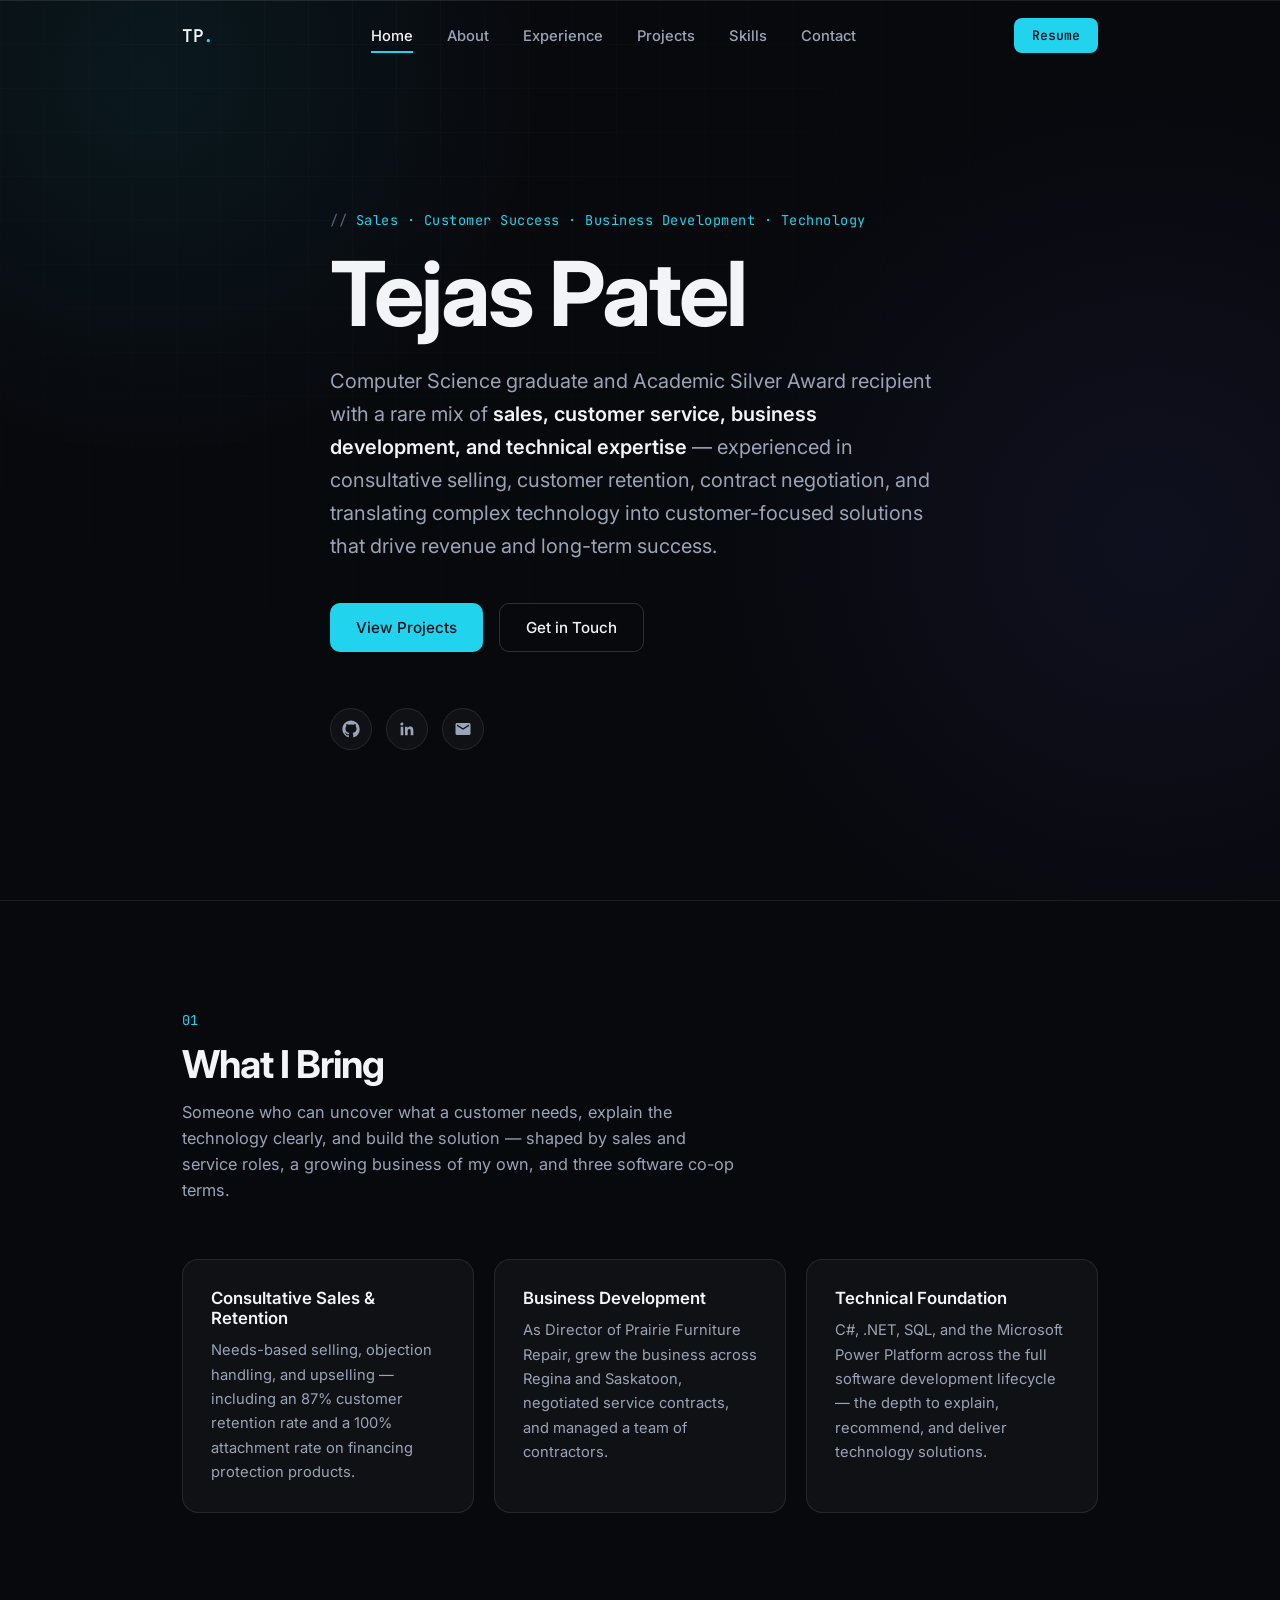
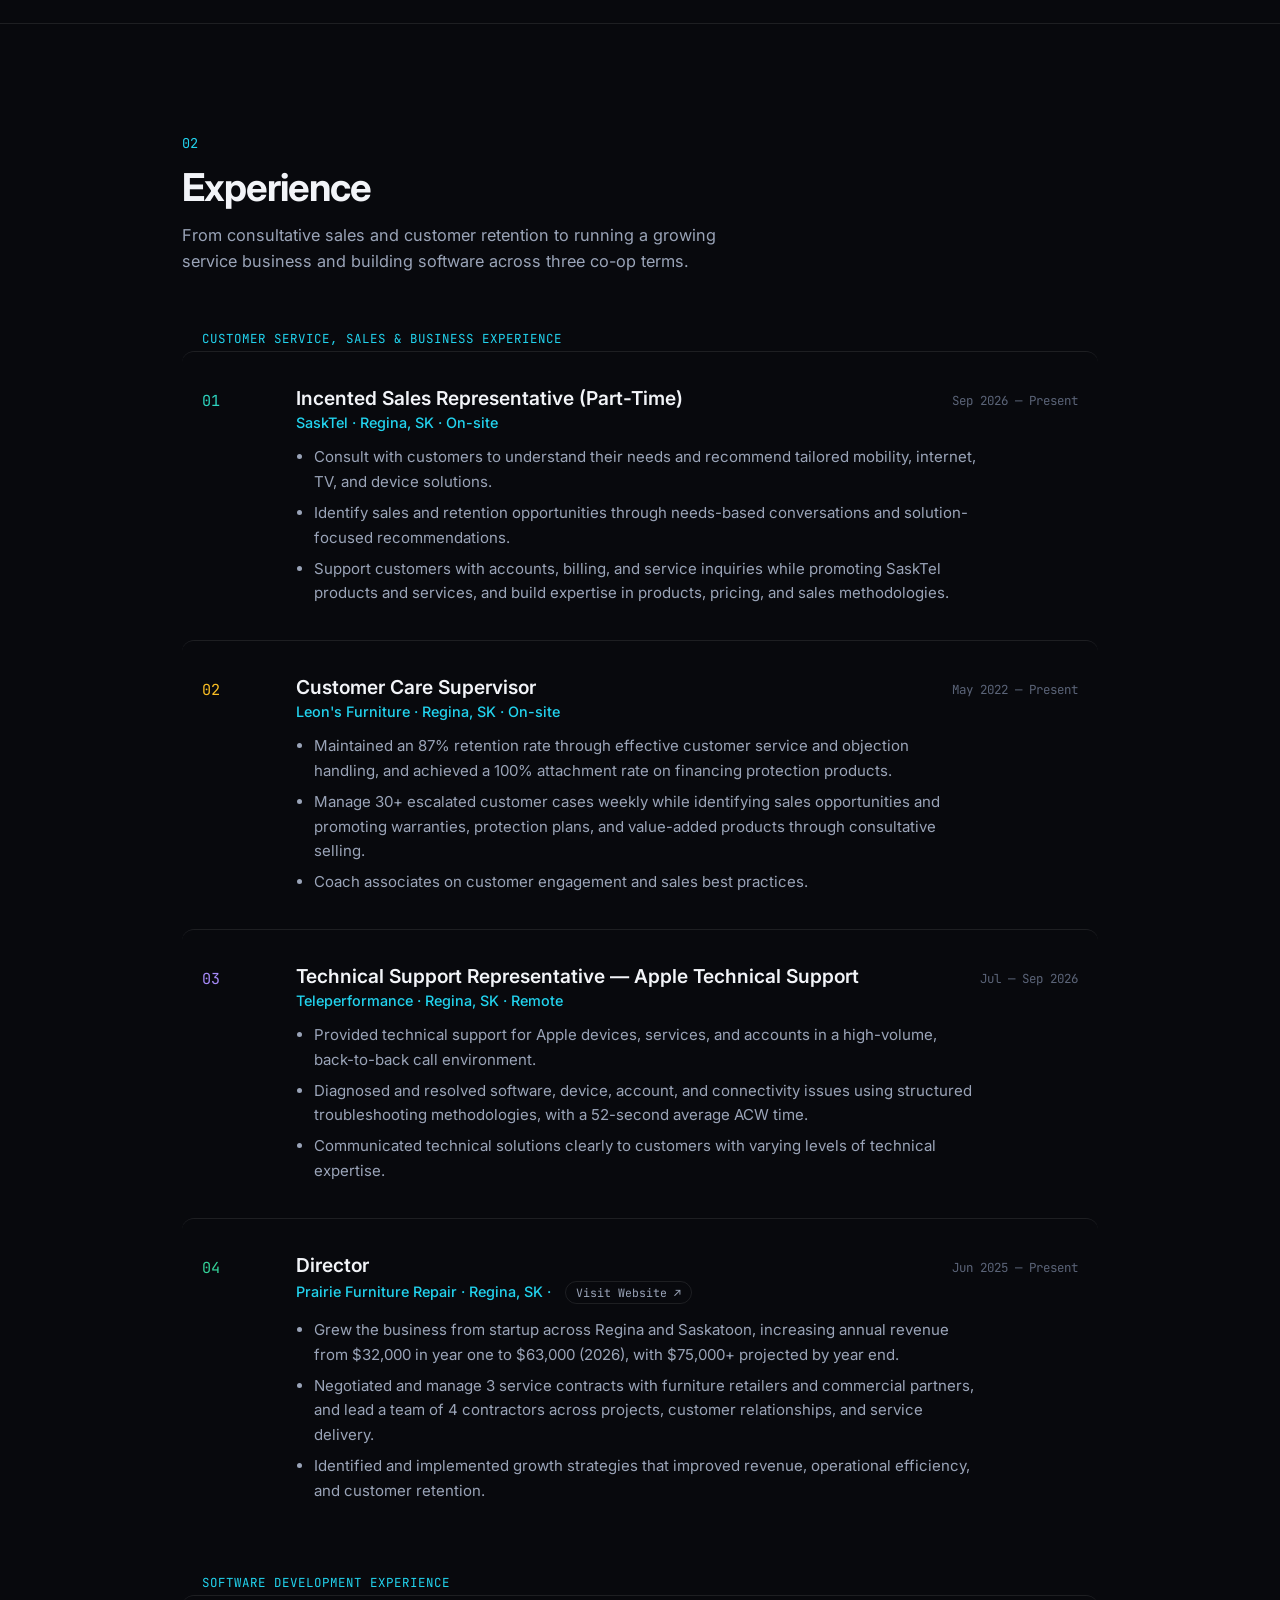
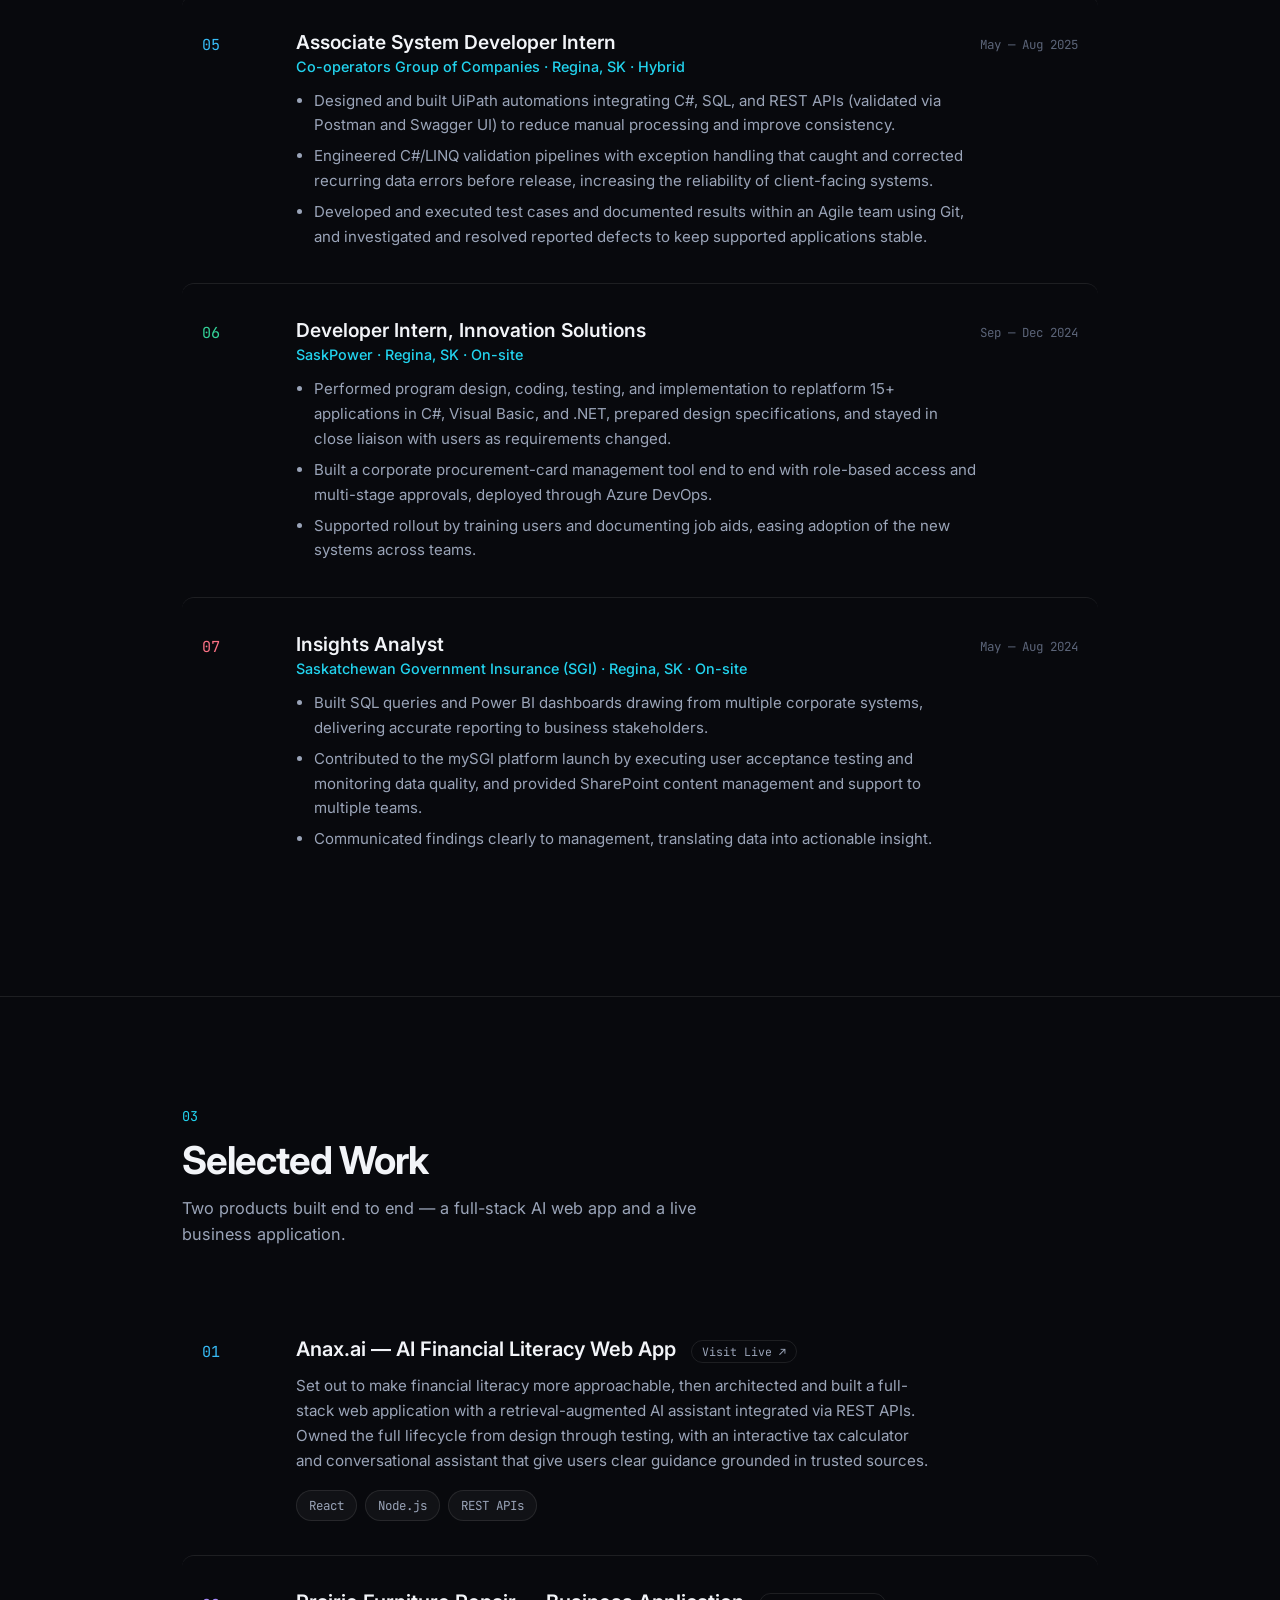
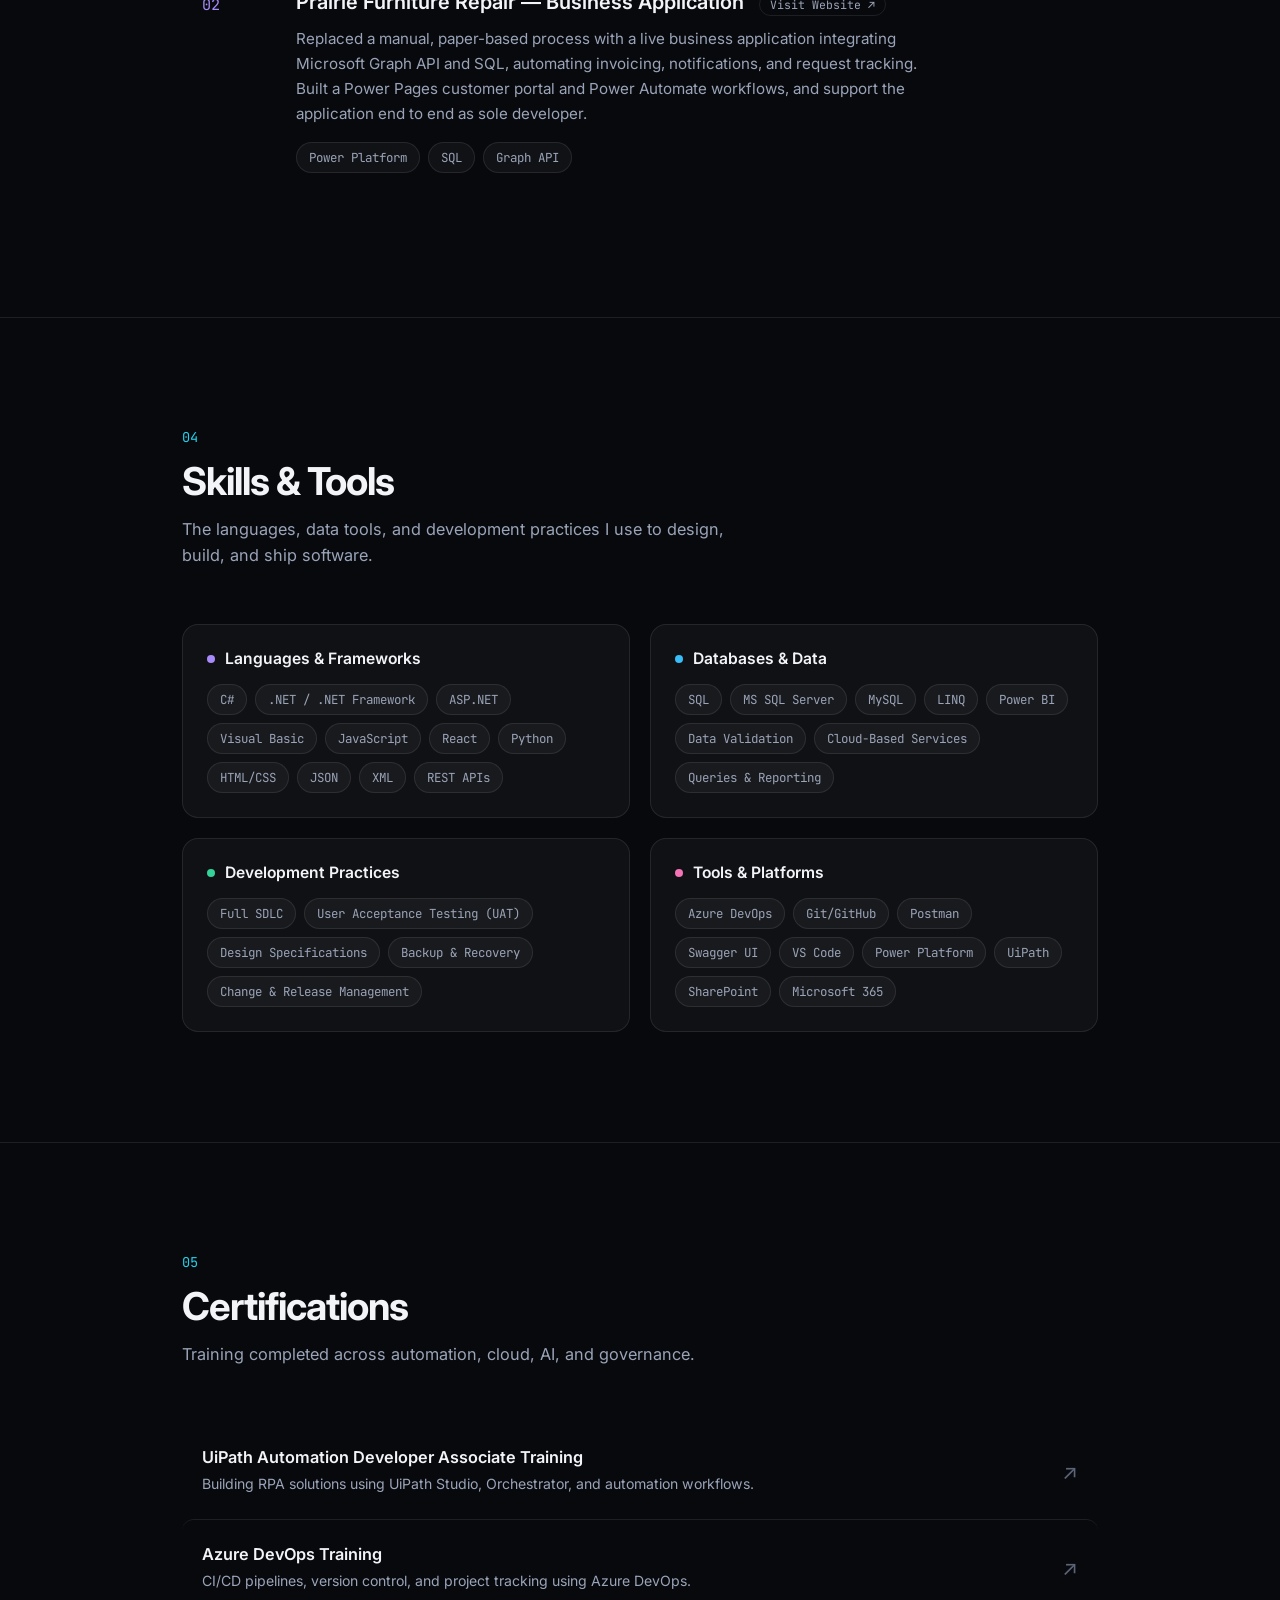
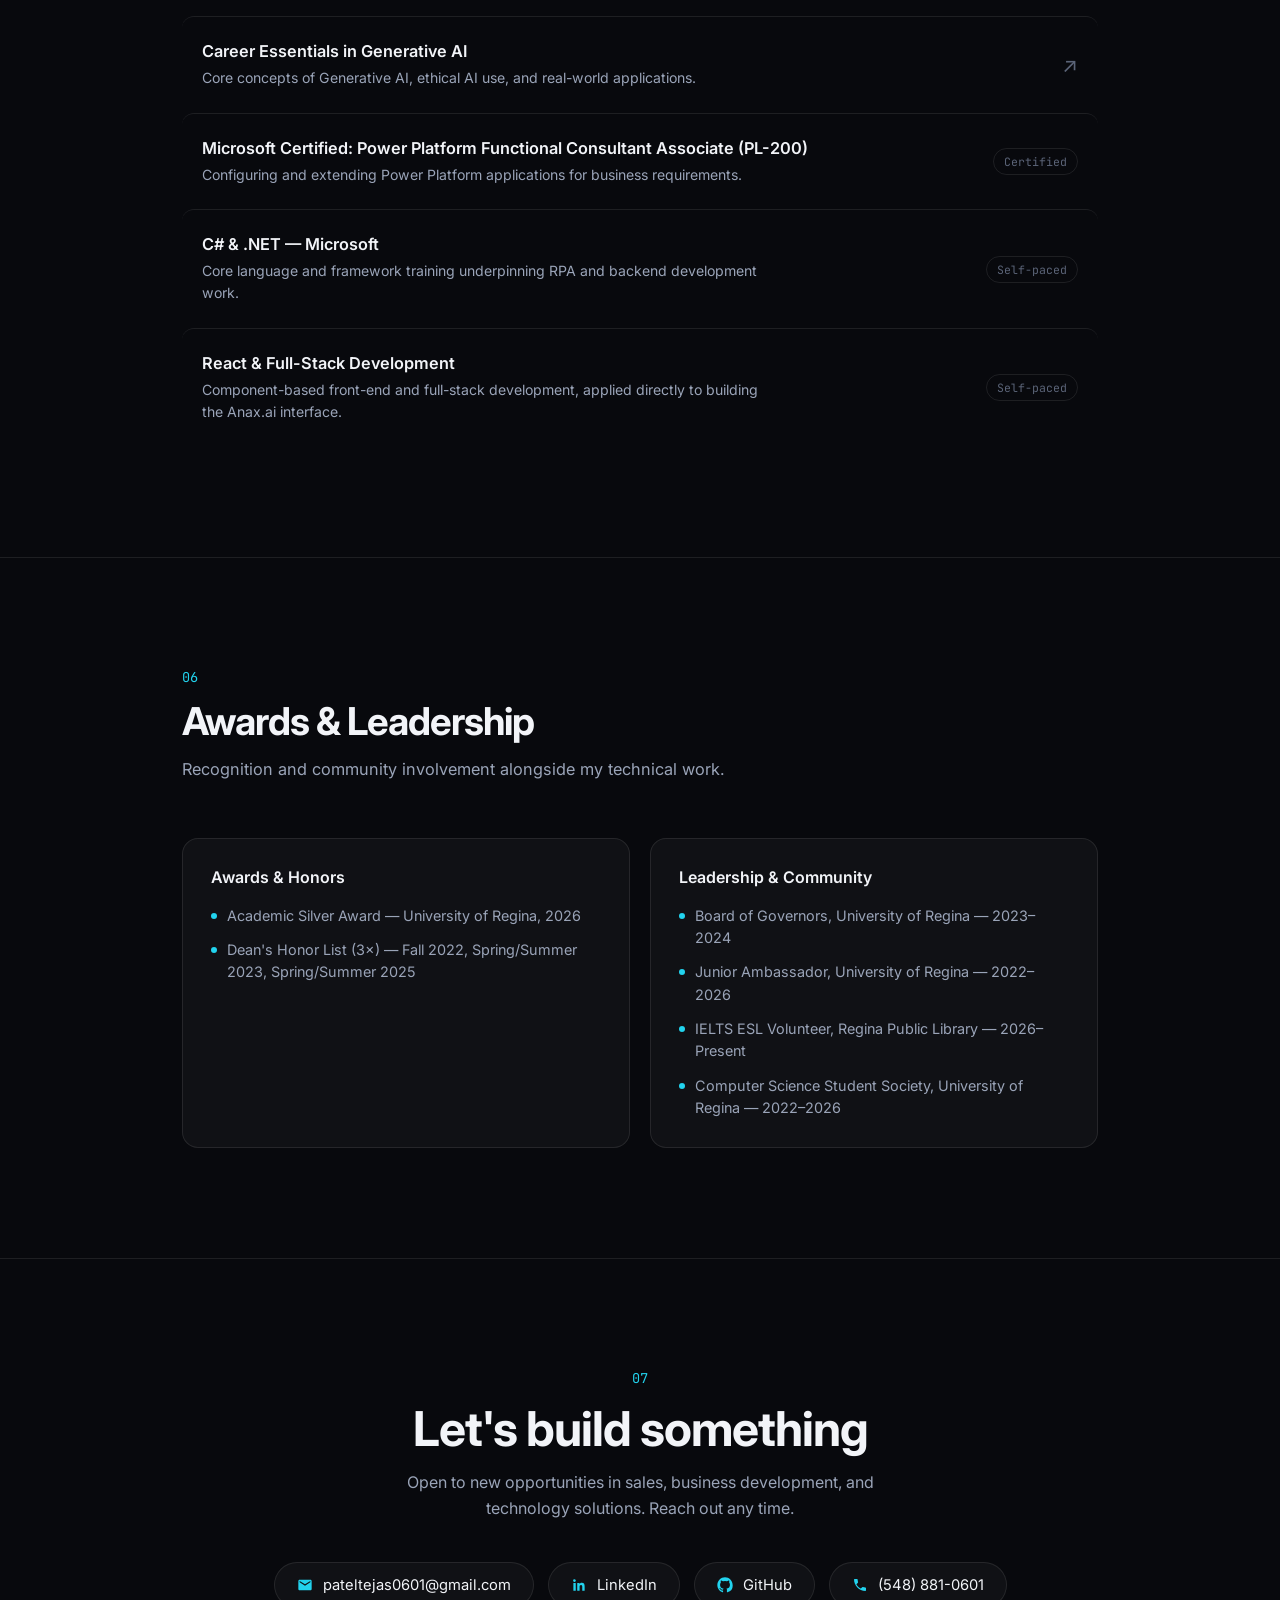
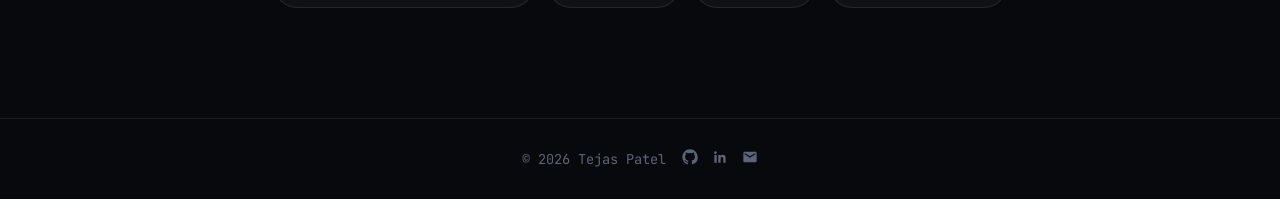
<file: index.html>
<!DOCTYPE html>
<html lang="en">
<head>
  <meta charset="UTF-8" />
  <meta name="viewport" content="width=device-width, initial-scale=1.0" />
  <title>Tejas Patel — Sales, Customer Success &amp; Technology</title>
  <meta name="description" content="Tejas Patel — Computer Science graduate combining consultative sales, customer service, business development, and technical expertise (C#/.NET, SQL, Power Platform)." />
  <link rel="icon" href="data:image/svg+xml,%3Csvg xmlns='http://www.w3.org/2000/svg' viewBox='0 0 100 100'%3E%3Crect width='100' height='100' rx='22' fill='%2308090d'/%3E%3Ctext x='50' y='68' font-family='monospace' font-size='52' font-weight='700' fill='%2322d3ee' text-anchor='middle'%3ETP%3C/text%3E%3C/svg%3E" />

  <link rel="preconnect" href="https://fonts.googleapis.com">
  <link rel="preconnect" href="https://fonts.gstatic.com" crossorigin>
  <link href="https://fonts.googleapis.com/css2?family=Inter:wght@400;500;600;700;800&family=JetBrains+Mono:wght@400;500;600&display=swap" rel="stylesheet">

  <link rel="stylesheet" href="style.css" />
</head>
<body>

  <header class="navbar">
    <div class="nav-inner">
      <a href="#home" class="logo">TP<span>.</span></a>

      <nav class="nav-links">
        <a href="#home">Home</a>
        <a href="#about">About</a>
        <a href="#experience">Experience</a>
        <a href="#projects">Projects</a>
        <a href="#skills">Skills</a>
        <a href="#contact">Contact</a>
      </nav>

      <div class="nav-actions">
        <a href="Tejas_Patel_Resume_Final.pdf" target="_blank" rel="noopener" class="btn-resume">Resume</a>
        <button class="menu-toggle" aria-label="Toggle menu">
          <span></span><span></span><span></span>
        </button>
      </div>
    </div>

    <nav class="mobile-nav" id="mobileNav">
      <a href="#home">Home</a>
      <a href="#about">About</a>
      <a href="#experience">Experience</a>
      <a href="#projects">Projects</a>
      <a href="#skills">Skills</a>
      <a href="#certifications">Certifications</a>
      <a href="#awards">Awards</a>
      <a href="#contact">Contact</a>
      <a href="Tejas_Patel_Resume_Final.pdf" target="_blank" rel="noopener">Resume ↗</a>
    </nav>
  </header>

  <main>

    <section id="home" class="hero">
      <div class="container">
        <p class="eyebrow reveal">Sales · Customer Success · Business Development · Technology</p>
        <h1 class="reveal">Tejas Patel</h1>
        <p class="hero-sub reveal">
          Computer Science graduate and Academic Silver Award recipient with a rare mix of
          <span class="accent-text">sales, customer service, business development, and technical expertise</span>
          — experienced in consultative selling, customer retention, contract negotiation, and translating complex
          technology into customer-focused solutions that drive revenue and long-term success.
        </p>
        <div class="hero-cta reveal">
          <a href="#projects" class="btn btn-primary">View Projects</a>
          <a href="#contact" class="btn btn-outline">Get in Touch</a>
        </div>
        <div class="hero-socials reveal">
          <a href="https://github.com/TechWhizTejas/" target="_blank" rel="noopener" aria-label="GitHub"><svg viewBox="0 0 24 24"><path d="M12 .5C5.73.5.5 5.73.5 12c0 5.08 3.29 9.39 7.86 10.91.57.1.78-.25.78-.55 0-.27-.01-1.15-.02-2.09-3.2.7-3.88-1.36-3.88-1.36-.52-1.33-1.28-1.68-1.28-1.68-1.04-.71.08-.7.08-.7 1.16.08 1.77 1.19 1.77 1.19 1.03 1.76 2.7 1.25 3.36.96.1-.75.4-1.25.73-1.54-2.56-.29-5.25-1.28-5.25-5.7 0-1.26.45-2.29 1.19-3.09-.12-.29-.52-1.47.11-3.06 0 0 .97-.31 3.18 1.18a11 11 0 015.79 0c2.2-1.49 3.17-1.18 3.17-1.18.64 1.59.24 2.77.12 3.06.74.8 1.18 1.83 1.18 3.09 0 4.43-2.69 5.4-5.26 5.69.41.36.78 1.06.78 2.14 0 1.55-.01 2.79-.01 3.17 0 .3.2.66.79.55A10.52 10.52 0 0023.5 12C23.5 5.73 18.27.5 12 .5z"/></svg></a>
          <a href="https://www.linkedin.com/in/tejas-patel-9b3055230/" target="_blank" rel="noopener" aria-label="LinkedIn"><svg viewBox="0 0 24 24"><path d="M20.45 20.45h-3.56v-5.57c0-1.33-.02-3.03-1.85-3.03-1.85 0-2.14 1.45-2.14 2.94v5.66H9.34V9h3.42v1.56h.05c.48-.9 1.64-1.85 3.38-1.85 3.6 0 4.27 2.37 4.27 5.46v6.28zM5.34 7.43a2.07 2.07 0 110-4.13 2.07 2.07 0 010 4.13zM7.12 20.45H3.56V9h3.56v11.45z"/></svg></a>
          <a href="mailto:pateltejas0601@gmail.com" aria-label="Email"><svg viewBox="0 0 24 24"><path d="M20 4H4c-1.1 0-2 .9-2 2v12c0 1.1.9 2 2 2h16c1.1 0 2-.9 2-2V6c0-1.1-.9-2-2-2zm0 4-8 5-8-5V6l8 5 8-5v2z"/></svg></a>
        </div>
      </div>
    </section>

    <section id="about">
      <div class="container">
        <div class="section-head reveal">
          <span class="section-num">01</span>
          <h2 class="section-title">What I Bring</h2>
          <p class="section-sub">Someone who can uncover what a customer needs, explain the technology clearly, and build the solution — shaped by sales and service roles, a growing business of my own, and three software co-op terms.</p>
        </div>

        <div class="about-grid reveal">
          <div class="about-card">
            <h3>Consultative Sales &amp; Retention</h3>
            <p>Needs-based selling, objection handling, and upselling — including an 87% customer retention rate and a 100% attachment rate on financing protection products.</p>
          </div>
          <div class="about-card">
            <h3>Business Development</h3>
            <p>As Director of Prairie Furniture Repair, grew the business across Regina and Saskatoon, negotiated service contracts, and managed a team of contractors.</p>
          </div>
          <div class="about-card">
            <h3>Technical Foundation</h3>
            <p>C#, .NET, SQL, and the Microsoft Power Platform across the full software development lifecycle — the depth to explain, recommend, and deliver technology solutions.</p>
          </div>
        </div>
      </div>
    </section>

    <section id="experience">
      <div class="container">
        <div class="section-head reveal">
          <span class="section-num">02</span>
          <h2 class="section-title">Experience</h2>
          <p class="section-sub">From consultative sales and customer retention to running a growing service business and building software across three co-op terms.</p>
        </div>

        <div class="exp-list">
          <p class="exp-group-label reveal">Customer Service, Sales &amp; Business Experience</p>

          <div class="exp-item reveal" style="--dot: var(--teal)">
            <span class="exp-index">01</span>
            <div class="exp-body">
              <div class="exp-header">
                <h3 class="exp-role">Incented Sales Representative (Part-Time)</h3>
                <span class="exp-meta">Sep 2026 — Present</span>
              </div>
              <p class="exp-company">SaskTel · Regina, SK · On-site</p>
              <ul>
                <li>Consult with customers to understand their needs and recommend tailored mobility, internet, TV, and device solutions.</li>
                <li>Identify sales and retention opportunities through needs-based conversations and solution-focused recommendations.</li>
                <li>Support customers with accounts, billing, and service inquiries while promoting SaskTel products and services, and build expertise in products, pricing, and sales methodologies.</li>
              </ul>
            </div>
          </div>

          <div class="exp-item reveal" style="--dot: var(--yellow)">
            <span class="exp-index">02</span>
            <div class="exp-body">
              <div class="exp-header">
                <h3 class="exp-role">Customer Care Supervisor</h3>
                <span class="exp-meta">May 2022 — Present</span>
              </div>
              <p class="exp-company">Leon's Furniture · Regina, SK · On-site</p>
              <ul>
                <li>Maintained an 87% retention rate through effective customer service and objection handling, and achieved a 100% attachment rate on financing protection products.</li>
                <li>Manage 30+ escalated customer cases weekly while identifying sales opportunities and promoting warranties, protection plans, and value-added products through consultative selling.</li>
                <li>Coach associates on customer engagement and sales best practices.</li>
              </ul>
            </div>
          </div>

          <div class="exp-item reveal" style="--dot: var(--purple)">
            <span class="exp-index">03</span>
            <div class="exp-body">
              <div class="exp-header">
                <h3 class="exp-role">Technical Support Representative — Apple Technical Support</h3>
                <span class="exp-meta">Jul — Sep 2026</span>
              </div>
              <p class="exp-company">Teleperformance · Regina, SK · Remote</p>
              <ul>
                <li>Provided technical support for Apple devices, services, and accounts in a high-volume, back-to-back call environment.</li>
                <li>Diagnosed and resolved software, device, account, and connectivity issues using structured troubleshooting methodologies, with a 52-second average ACW time.</li>
                <li>Communicated technical solutions clearly to customers with varying levels of technical expertise.</li>
              </ul>
            </div>
          </div>

          <div class="exp-item reveal" style="--dot: var(--green)">
            <span class="exp-index">04</span>
            <div class="exp-body">
              <div class="exp-header">
                <h3 class="exp-role">Director</h3>
                <span class="exp-meta">Jun 2025 — Present</span>
              </div>
              <p class="exp-company">Prairie Furniture Repair · Regina, SK · <a class="exp-link" href="https://www.prairiefurniturerepair.com" target="_blank" rel="noopener">Visit Website ↗</a></p>
              <ul>
                <li>Grew the business from startup across Regina and Saskatoon, increasing annual revenue from $32,000 in year one to $63,000 (2026), with $75,000+ projected by year end.</li>
                <li>Negotiated and manage 3 service contracts with furniture retailers and commercial partners, and lead a team of 4 contractors across projects, customer relationships, and service delivery.</li>
                <li>Identified and implemented growth strategies that improved revenue, operational efficiency, and customer retention.</li>
              </ul>
            </div>
          </div>

          <p class="exp-group-label reveal">Software Development Experience</p>

          <div class="exp-item reveal" style="--dot: var(--blue)">
            <span class="exp-index">05</span>
            <div class="exp-body">
              <div class="exp-header">
                <h3 class="exp-role">Associate System Developer Intern</h3>
                <span class="exp-meta">May — Aug 2025</span>
              </div>
              <p class="exp-company">Co-operators Group of Companies · Regina, SK · Hybrid</p>
              <ul>
                <li>Designed and built UiPath automations integrating C#, SQL, and REST APIs (validated via Postman and Swagger UI) to reduce manual processing and improve consistency.</li>
                <li>Engineered C#/LINQ validation pipelines with exception handling that caught and corrected recurring data errors before release, increasing the reliability of client-facing systems.</li>
                <li>Developed and executed test cases and documented results within an Agile team using Git, and investigated and resolved reported defects to keep supported applications stable.</li>
              </ul>
            </div>
          </div>

          <div class="exp-item reveal" style="--dot: var(--green)">
            <span class="exp-index">06</span>
            <div class="exp-body">
              <div class="exp-header">
                <h3 class="exp-role">Developer Intern, Innovation Solutions</h3>
                <span class="exp-meta">Sep — Dec 2024</span>
              </div>
              <p class="exp-company">SaskPower · Regina, SK · On-site</p>
              <ul>
                <li>Performed program design, coding, testing, and implementation to replatform 15+ applications in C#, Visual Basic, and .NET, prepared design specifications, and stayed in close liaison with users as requirements changed.</li>
                <li>Built a corporate procurement-card management tool end to end with role-based access and multi-stage approvals, deployed through Azure DevOps.</li>
                <li>Supported rollout by training users and documenting job aids, easing adoption of the new systems across teams.</li>
              </ul>
            </div>
          </div>

          <div class="exp-item reveal" style="--dot: var(--red)">
            <span class="exp-index">07</span>
            <div class="exp-body">
              <div class="exp-header">
                <h3 class="exp-role">Insights Analyst</h3>
                <span class="exp-meta">May — Aug 2024</span>
              </div>
              <p class="exp-company">Saskatchewan Government Insurance (SGI) · Regina, SK · On-site</p>
              <ul>
                <li>Built SQL queries and Power BI dashboards drawing from multiple corporate systems, delivering accurate reporting to business stakeholders.</li>
                <li>Contributed to the mySGI platform launch by executing user acceptance testing and monitoring data quality, and provided SharePoint content management and support to multiple teams.</li>
                <li>Communicated findings clearly to management, translating data into actionable insight.</li>
              </ul>
            </div>
          </div>
        </div>
      </div>
    </section>

    <section id="projects">
      <div class="container">
        <div class="section-head reveal">
          <span class="section-num">03</span>
          <h2 class="section-title">Selected Work</h2>
          <p class="section-sub">Two products built end to end — a full-stack AI web app and a live business application.</p>
        </div>

        <div class="project-list">
          <div class="project reveal" style="--dot: var(--blue)">
            <span class="project-index">01</span>
            <div class="project-body">
              <h3>
                Anax.ai — AI Financial Literacy Web App
                <a class="exp-link" href="https://anax-c3dm5wyu6-tejas-patel.vercel.app/" target="_blank" rel="noopener">Visit Live ↗</a>
              </h3>
              <p>Set out to make financial literacy more approachable, then architected and built a full-stack web application with a retrieval-augmented AI assistant integrated via REST APIs. Owned the full lifecycle from design through testing, with an interactive tax calculator and conversational assistant that give users clear guidance grounded in trusted sources.</p>
              <div class="tags">
                <span>React</span>
                <span>Node.js</span>
                <span>REST APIs</span>
              </div>
            </div>
          </div>

          <div class="project reveal" style="--dot: var(--purple)">
            <span class="project-index">02</span>
            <div class="project-body">
              <h3>
                Prairie Furniture Repair — Business Application
                <a class="exp-link" href="https://www.prairiefurniturerepair.com" target="_blank" rel="noopener">Visit Website ↗</a>
              </h3>
              <p>Replaced a manual, paper-based process with a live business application integrating Microsoft Graph API and SQL, automating invoicing, notifications, and request tracking. Built a Power Pages customer portal and Power Automate workflows, and support the application end to end as sole developer.</p>
              <div class="tags">
                <span>Power Platform</span>
                <span>SQL</span>
                <span>Graph API</span>
              </div>
            </div>
          </div>
        </div>
      </div>
    </section>

    <section id="skills">
      <div class="container">
        <div class="section-head reveal">
          <span class="section-num">04</span>
          <h2 class="section-title">Skills &amp; Tools</h2>
          <p class="section-sub">The languages, data tools, and development practices I use to design, build, and ship software.</p>
        </div>

        <div class="skills-grid reveal">
          <div class="skill-group">
            <h4><span class="dot purple"></span>Languages &amp; Frameworks</h4>
            <div class="tags">
              <span>C#</span>
              <span>.NET / .NET Framework</span>
              <span>ASP.NET</span>
              <span>Visual Basic</span>
              <span>JavaScript</span>
              <span>React</span>
              <span>Python</span>
              <span>HTML/CSS</span>
              <span>JSON</span>
              <span>XML</span>
              <span>REST APIs</span>
            </div>
          </div>

          <div class="skill-group">
            <h4><span class="dot blue"></span>Databases &amp; Data</h4>
            <div class="tags">
              <span>SQL</span>
              <span>MS SQL Server</span>
              <span>MySQL</span>
              <span>LINQ</span>
              <span>Power BI</span>
              <span>Data Validation</span>
              <span>Cloud-Based Services</span>
              <span>Queries &amp; Reporting</span>
            </div>
          </div>

          <div class="skill-group">
            <h4><span class="dot green"></span>Development Practices</h4>
            <div class="tags">
              <span>Full SDLC</span>
              <span>User Acceptance Testing (UAT)</span>
              <span>Design Specifications</span>
              <span>Backup &amp; Recovery</span>
              <span>Change &amp; Release Management</span>
            </div>
          </div>

          <div class="skill-group">
            <h4><span class="dot pink"></span>Tools &amp; Platforms</h4>
            <div class="tags">
              <span>Azure DevOps</span>
              <span>Git/GitHub</span>
              <span>Postman</span>
              <span>Swagger UI</span>
              <span>VS Code</span>
              <span>Power Platform</span>
              <span>UiPath</span>
              <span>SharePoint</span>
              <span>Microsoft 365</span>
            </div>
          </div>
        </div>
      </div>
    </section>

    <section id="certifications">
      <div class="container">
        <div class="section-head reveal">
          <span class="section-num">05</span>
          <h2 class="section-title">Certifications</h2>
          <p class="section-sub">Training completed across automation, cloud, AI, and governance.</p>
        </div>

        <div class="cert-list">
          <a class="cert-item reveal" href="https://www.linkedin.com/learning/certificates/1e047bcdb066645e6b56fcc6fe5753226f2c584da912c7ca89aaeeaeeb29f00c" target="_blank" rel="noopener">
            <div>
              <h4>UiPath Automation Developer Associate Training</h4>
              <p>Building RPA solutions using UiPath Studio, Orchestrator, and automation workflows.</p>
            </div>
            <span class="cert-arrow">↗</span>
          </a>

          <a class="cert-item reveal" href="https://www.linkedin.com/learning/certificates/62b835ee291700cb67fe345fb3a804e88e9893a6949fbbd19b4e4b1fe2853790" target="_blank" rel="noopener">
            <div>
              <h4>Azure DevOps Training</h4>
              <p>CI/CD pipelines, version control, and project tracking using Azure DevOps.</p>
            </div>
            <span class="cert-arrow">↗</span>
          </a>

          <a class="cert-item reveal" href="https://www.linkedin.com/learning/certificates/ae52eb23bb3bb85e0565ba2d8431896555fc047d6601b56306c8a34e032c8c73" target="_blank" rel="noopener">
            <div>
              <h4>Career Essentials in Generative AI</h4>
              <p>Core concepts of Generative AI, ethical AI use, and real-world applications.</p>
            </div>
            <span class="cert-arrow">↗</span>
          </a>

          <div class="cert-item static reveal">
            <div>
              <h4>Microsoft Certified: Power Platform Functional Consultant Associate (PL-200)</h4>
              <p>Configuring and extending Power Platform applications for business requirements.</p>
            </div>
            <span class="cert-badge">Certified</span>
          </div>

          <div class="cert-item static reveal">
            <div>
              <h4>C# &amp; .NET — Microsoft</h4>
              <p>Core language and framework training underpinning RPA and backend development work.</p>
            </div>
            <span class="cert-badge">Self-paced</span>
          </div>

          <div class="cert-item static reveal">
            <div>
              <h4>React &amp; Full-Stack Development</h4>
              <p>Component-based front-end and full-stack development, applied directly to building the Anax.ai interface.</p>
            </div>
            <span class="cert-badge">Self-paced</span>
          </div>
        </div>
      </div>
    </section>

    <section id="awards">
      <div class="container">
        <div class="section-head reveal">
          <span class="section-num">06</span>
          <h2 class="section-title">Awards &amp; Leadership</h2>
          <p class="section-sub">Recognition and community involvement alongside my technical work.</p>
        </div>

        <div class="awards-grid reveal">
          <div class="awards-col">
            <h4>Awards &amp; Honors</h4>
            <ul>
              <li>Academic Silver Award — University of Regina, 2026</li>
              <li>Dean's Honor List (3×) — Fall 2022, Spring/Summer 2023, Spring/Summer 2025</li>
            </ul>
          </div>
          <div class="awards-col">
            <h4>Leadership &amp; Community</h4>
            <ul>
              <li>Board of Governors, University of Regina — 2023–2024</li>
              <li>Junior Ambassador, University of Regina — 2022–2026</li>
              <li>IELTS ESL Volunteer, Regina Public Library — 2026–Present</li>
              <li>Computer Science Student Society, University of Regina — 2022–2026</li>
            </ul>
          </div>
        </div>
      </div>
    </section>

    <section id="contact" class="contact">
      <div class="container">
        <span class="section-num reveal">07</span>
        <h2 class="section-title reveal">Let's build something</h2>
        <p class="contact-sub reveal">Open to new opportunities in sales, business development, and technology solutions. Reach out any time.</p>

        <div class="contact-links reveal">
          <a href="mailto:pateltejas0601@gmail.com">
            <svg viewBox="0 0 24 24"><path d="M20 4H4c-1.1 0-2 .9-2 2v12c0 1.1.9 2 2 2h16c1.1 0 2-.9 2-2V6c0-1.1-.9-2-2-2zm0 4-8 5-8-5V6l8 5 8-5v2z"/></svg>
            pateltejas0601@gmail.com
          </a>
          <a href="https://www.linkedin.com/in/tejas-patel-9b3055230/" target="_blank" rel="noopener">
            <svg viewBox="0 0 24 24"><path d="M20.45 20.45h-3.56v-5.57c0-1.33-.02-3.03-1.85-3.03-1.85 0-2.14 1.45-2.14 2.94v5.66H9.34V9h3.42v1.56h.05c.48-.9 1.64-1.85 3.38-1.85 3.6 0 4.27 2.37 4.27 5.46v6.28zM5.34 7.43a2.07 2.07 0 110-4.13 2.07 2.07 0 010 4.13zM7.12 20.45H3.56V9h3.56v11.45z"/></svg>
            LinkedIn
          </a>
          <a href="https://github.com/TechWhizTejas/" target="_blank" rel="noopener">
            <svg viewBox="0 0 24 24"><path d="M12 .5C5.73.5.5 5.73.5 12c0 5.08 3.29 9.39 7.86 10.91.57.1.78-.25.78-.55 0-.27-.01-1.15-.02-2.09-3.2.7-3.88-1.36-3.88-1.36-.52-1.33-1.28-1.68-1.28-1.68-1.04-.71.08-.7.08-.7 1.16.08 1.77 1.19 1.77 1.19 1.03 1.76 2.7 1.25 3.36.96.1-.75.4-1.25.73-1.54-2.56-.29-5.25-1.28-5.25-5.7 0-1.26.45-2.29 1.19-3.09-.12-.29-.52-1.47.11-3.06 0 0 .97-.31 3.18 1.18a11 11 0 015.79 0c2.2-1.49 3.17-1.18 3.17-1.18.64 1.59.24 2.77.12 3.06.74.8 1.18 1.83 1.18 3.09 0 4.43-2.69 5.4-5.26 5.69.41.36.78 1.06.78 2.14 0 1.55-.01 2.79-.01 3.17 0 .3.2.66.79.55A10.52 10.52 0 0023.5 12C23.5 5.73 18.27.5 12 .5z"/></svg>
            GitHub
          </a>
          <a href="tel:+15488810601">
            <svg viewBox="0 0 24 24"><path d="M6.6 10.8c1.4 2.8 3.8 5.2 6.6 6.6l2.2-2.2c.3-.3.7-.4 1-.2 1.1.4 2.3.6 3.6.6.6 0 1 .4 1 1V20c0 .6-.4 1-1 1C10.9 21 3 13.1 3 3.9c0-.6.4-1 1-1h3.5c.6 0 1 .4 1 1 0 1.3.2 2.5.6 3.6.1.3 0 .7-.2 1L6.6 10.8z"/></svg>
            (548) 881-0601
          </a>
        </div>
      </div>
    </section>

  </main>

  <footer class="footer">
    <div class="container" style="display:flex; align-items:center; justify-content:space-between; flex-wrap:wrap; gap:16px;">
      <p>&copy; 2026 Tejas Patel</p>
      <div class="socials">
        <a href="https://github.com/TechWhizTejas/" target="_blank" rel="noopener" aria-label="GitHub"><svg viewBox="0 0 24 24"><path d="M12 .5C5.73.5.5 5.73.5 12c0 5.08 3.29 9.39 7.86 10.91.57.1.78-.25.78-.55 0-.27-.01-1.15-.02-2.09-3.2.7-3.88-1.36-3.88-1.36-.52-1.33-1.28-1.68-1.28-1.68-1.04-.71.08-.7.08-.7 1.16.08 1.77 1.19 1.77 1.19 1.03 1.76 2.7 1.25 3.36.96.1-.75.4-1.25.73-1.54-2.56-.29-5.25-1.28-5.25-5.7 0-1.26.45-2.29 1.19-3.09-.12-.29-.52-1.47.11-3.06 0 0 .97-.31 3.18 1.18a11 11 0 015.79 0c2.2-1.49 3.17-1.18 3.17-1.18.64 1.59.24 2.77.12 3.06.74.8 1.18 1.83 1.18 3.09 0 4.43-2.69 5.4-5.26 5.69.41.36.78 1.06.78 2.14 0 1.55-.01 2.79-.01 3.17 0 .3.2.66.79.55A10.52 10.52 0 0023.5 12C23.5 5.73 18.27.5 12 .5z"/></svg></a>
        <a href="https://www.linkedin.com/in/tejas-patel-9b3055230/" target="_blank" rel="noopener" aria-label="LinkedIn"><svg viewBox="0 0 24 24"><path d="M20.45 20.45h-3.56v-5.57c0-1.33-.02-3.03-1.85-3.03-1.85 0-2.14 1.45-2.14 2.94v5.66H9.34V9h3.42v1.56h.05c.48-.9 1.64-1.85 3.38-1.85 3.6 0 4.27 2.37 4.27 5.46v6.28zM5.34 7.43a2.07 2.07 0 110-4.13 2.07 2.07 0 010 4.13zM7.12 20.45H3.56V9h3.56v11.45z"/></svg></a>
        <a href="mailto:pateltejas0601@gmail.com" aria-label="Email"><svg viewBox="0 0 24 24"><path d="M20 4H4c-1.1 0-2 .9-2 2v12c0 1.1.9 2 2 2h16c1.1 0 2-.9 2-2V6c0-1.1-.9-2-2-2zm0 4-8 5-8-5V6l8 5 8-5v2z"/></svg></a>
      </div>
    </div>
  </footer>

  <script src="script.js"></script>
</body>
</html>
</file>
<file: style.css>
:root {
  --bg: #08090d;
  --bg-elevated: #0d0f16;
  --panel: rgba(255, 255, 255, 0.035);
  --panel-hover: rgba(255, 255, 255, 0.06);
  --border: rgba(255, 255, 255, 0.09);
  --border-strong: rgba(255, 255, 255, 0.16);
  --text: #f2f4f8;
  --text-dim: #9aa4b8;
  --text-faint: #5b6478;
  --accent: #22d3ee;
  --accent-soft: rgba(34, 211, 238, 0.12);
  --mono: 'JetBrains Mono', monospace;
  --sans: 'Inter', sans-serif;

  --green: #34d399;
  --blue: #38bdf8;
  --purple: #a78bfa;
  --red: #fb7185;
  --yellow: #fbbf24;
  --pink: #f472b6;
  --teal: #2dd4bf;

  --container: 980px;
}

* {
  margin: 0;
  padding: 0;
  box-sizing: border-box;
}

html {
  scroll-behavior: smooth;
}

body {
  font-family: var(--sans);
  background: var(--bg);
  color: var(--text);
  position: relative;
  overflow-x: hidden;
  -webkit-font-smoothing: antialiased;
}

body::before {
  content: '';
  position: fixed;
  inset: 0;
  z-index: -2;
  background:
    radial-gradient(650px circle at 12% 8%, rgba(34, 211, 238, 0.08), transparent 60%),
    radial-gradient(750px circle at 90% 60%, rgba(99, 102, 241, 0.08), transparent 60%),
    var(--bg);
}

body::after {
  content: '';
  position: fixed;
  inset: 0;
  z-index: -1;
  background-image:
    linear-gradient(rgba(255, 255, 255, 0.02) 1px, transparent 1px),
    linear-gradient(90deg, rgba(255, 255, 255, 0.02) 1px, transparent 1px);
  background-size: 44px 44px;
  mask-image: radial-gradient(circle at 30% 0%, black, transparent 70%);
}

a {
  color: inherit;
}

.container {
  max-width: var(--container);
  margin: 0 auto;
  padding: 0 32px;
}

/* Navbar */
.navbar {
  position: fixed;
  top: 0;
  left: 0;
  right: 0;
  z-index: 100;
  border-bottom: 1px solid transparent;
  transition: background 0.3s ease, border-color 0.3s ease;
}

.navbar.scrolled {
  background: rgba(8, 9, 13, 0.75);
  backdrop-filter: blur(14px);
  border-bottom: 1px solid var(--border);
}

.nav-inner {
  max-width: var(--container);
  margin: 0 auto;
  padding: 18px 32px;
  display: flex;
  align-items: center;
  justify-content: space-between;
}

.logo {
  font-family: var(--mono);
  font-weight: 600;
  font-size: 1.1rem;
  text-decoration: none;
  color: var(--text);
  letter-spacing: -0.5px;
}

.logo span {
  color: var(--accent);
}

.nav-links {
  display: flex;
  gap: 34px;
}

.nav-links a {
  text-decoration: none;
  color: var(--text-dim);
  font-size: 0.92rem;
  font-weight: 500;
  position: relative;
  padding: 4px 0;
  transition: color 0.2s ease;
}

.nav-links a::after {
  content: '';
  position: absolute;
  left: 0;
  bottom: -4px;
  width: 0;
  height: 2px;
  background: var(--accent);
  transition: width 0.25s ease;
}

.nav-links a:hover,
.nav-links a.active {
  color: var(--text);
}

.nav-links a.active::after {
  width: 100%;
}

.nav-actions {
  display: flex;
  align-items: center;
  gap: 16px;
}

.btn-resume {
  font-family: var(--mono);
  font-size: 0.82rem;
  font-weight: 500;
  text-decoration: none;
  color: var(--bg);
  background: var(--accent);
  padding: 9px 18px;
  border-radius: 8px;
  transition: 0.2s ease;
}

.btn-resume:hover {
  background: #5fe3f5;
  transform: translateY(-1px);
}

.menu-toggle {
  display: none;
  width: 38px;
  height: 38px;
  border-radius: 8px;
  background: transparent;
  border: 1px solid var(--border);
  cursor: pointer;
  align-items: center;
  justify-content: center;
  gap: 4px;
  flex-direction: column;
}

.menu-toggle span {
  width: 16px;
  height: 2px;
  background: var(--text);
  border-radius: 2px;
  transition: 0.25s ease;
}

.menu-toggle.active span:nth-child(1) { transform: translateY(6px) rotate(45deg); }
.menu-toggle.active span:nth-child(2) { opacity: 0; }
.menu-toggle.active span:nth-child(3) { transform: translateY(-6px) rotate(-45deg); }

.mobile-nav {
  display: none;
  flex-direction: column;
  gap: 4px;
  padding: 10px 24px 22px;
  background: rgba(8, 9, 13, 0.97);
  backdrop-filter: blur(14px);
  border-bottom: 1px solid var(--border);
}

.mobile-nav a {
  text-decoration: none;
  color: var(--text-dim);
  font-size: 0.98rem;
  padding: 12px 6px;
  border-bottom: 1px solid var(--border);
}

.mobile-nav a:last-child {
  border-bottom: none;
  color: var(--accent);
}

.mobile-nav.open {
  display: flex;
}

/* Hero */
.hero {
  min-height: 100vh;
  display: flex;
  flex-direction: column;
  justify-content: center;
  padding: 140px 0 80px;
}

.eyebrow {
  font-family: var(--mono);
  font-size: 0.85rem;
  color: var(--accent);
  letter-spacing: 0.5px;
  margin-bottom: 20px;
}

.eyebrow::before {
  content: '// ';
  color: var(--text-faint);
}

.hero h1 {
  font-size: clamp(3rem, 8vw, 5.6rem);
  font-weight: 700;
  letter-spacing: -2.5px;
  line-height: 1;
  margin-bottom: 26px;
}

.hero-sub {
  max-width: 620px;
  font-size: clamp(1.05rem, 2vw, 1.25rem);
  line-height: 1.65;
  color: var(--text-dim);
  margin-bottom: 40px;
}

.accent-text {
  color: var(--text);
  font-weight: 600;
}

.hero-cta {
  display: flex;
  gap: 16px;
  flex-wrap: wrap;
  margin-bottom: 56px;
}

.btn {
  display: inline-flex;
  align-items: center;
  gap: 8px;
  padding: 14px 26px;
  border-radius: 10px;
  text-decoration: none;
  font-weight: 500;
  font-size: 0.95rem;
  transition: 0.25s ease;
}

.btn-primary {
  background: var(--accent);
  color: #041018;
}

.btn-primary:hover {
  background: #5fe3f5;
  transform: translateY(-2px);
}

.btn-outline {
  background: transparent;
  color: var(--text);
  border: 1px solid var(--border-strong);
}

.btn-outline:hover {
  border-color: var(--accent);
  color: var(--accent);
  transform: translateY(-2px);
}

.hero-socials {
  display: flex;
  gap: 14px;
}

.hero-socials a {
  width: 42px;
  height: 42px;
  border-radius: 50%;
  background: var(--panel);
  border: 1px solid var(--border);
  color: var(--text-dim);
  display: flex;
  align-items: center;
  justify-content: center;
  text-decoration: none;
  transition: 0.25s ease;
}

.hero-socials a svg {
  width: 18px;
  height: 18px;
  fill: currentColor;
}

.hero-socials a:hover {
  color: var(--bg);
  background: var(--accent);
  border-color: var(--accent);
  transform: translateY(-2px);
}

/* Section shared */
section {
  padding: 110px 0;
  border-top: 1px solid var(--border);
}

.section-head {
  margin-bottom: 56px;
}

.section-num {
  font-family: var(--mono);
  font-size: 0.85rem;
  color: var(--accent);
  margin-bottom: 12px;
  display: block;
}

.section-title {
  font-size: clamp(1.8rem, 4vw, 2.4rem);
  font-weight: 700;
  letter-spacing: -1px;
  margin-bottom: 12px;
}

.section-sub {
  color: var(--text-dim);
  font-size: 1.02rem;
  max-width: 560px;
  line-height: 1.6;
}

/* About */
.about-grid {
  display: grid;
  grid-template-columns: repeat(3, 1fr);
  gap: 20px;
}

.about-card {
  background: var(--panel);
  border: 1px solid var(--border);
  border-radius: 16px;
  padding: 28px;
  transition: 0.3s ease;
}

.about-card:hover {
  background: var(--panel-hover);
  border-color: var(--border-strong);
  transform: translateY(-3px);
}

.about-card h3 {
  font-size: 1.05rem;
  font-weight: 600;
  margin-bottom: 10px;
}

.about-card p {
  color: var(--text-dim);
  font-size: 0.92rem;
  line-height: 1.65;
}

/* Experience */
.exp-list {
  display: flex;
  flex-direction: column;
}

.exp-group-label {
  font-family: var(--mono);
  font-size: 0.78rem;
  color: var(--accent);
  text-transform: uppercase;
  letter-spacing: 1px;
  padding: 36px 20px 4px;
}

.exp-group-label:first-child {
  padding-top: 0;
}

.exp-item {
  display: grid;
  grid-template-columns: 70px 1fr;
  gap: 24px;
  padding: 34px 20px;
  border-top: 1px solid var(--border);
  border-radius: 12px;
  transition: 0.25s ease;
}

.exp-item:first-child {
  border-top: none;
}

.exp-item:hover {
  background: var(--panel);
  padding-left: 28px;
  padding-right: 28px;
}

.exp-index {
  font-family: var(--mono);
  font-size: 0.95rem;
  color: var(--dot, var(--accent));
  padding-top: 4px;
}

.exp-header {
  display: flex;
  flex-wrap: wrap;
  align-items: baseline;
  justify-content: space-between;
  gap: 6px 20px;
  margin-bottom: 4px;
}

.exp-role {
  font-size: 1.2rem;
  font-weight: 600;
}

.exp-meta {
  font-family: var(--mono);
  font-size: 0.78rem;
  color: var(--text-faint);
  white-space: nowrap;
}

.exp-company {
  color: var(--accent);
  font-size: 0.9rem;
  font-weight: 500;
  margin-bottom: 14px;
}

.exp-link {
  display: inline-flex;
  align-items: center;
  gap: 4px;
  margin-left: 10px;
  padding: 3px 10px;
  border: 1px solid var(--border);
  border-radius: 999px;
  color: var(--text-dim);
  font-family: var(--mono);
  font-size: 0.72rem;
  font-weight: 400;
  text-decoration: none;
  transition: 0.2s ease;
}

.exp-link:hover {
  border-color: var(--accent);
  color: var(--accent);
}

.exp-body ul {
  color: var(--text-dim);
  font-size: 0.94rem;
  line-height: 1.65;
  max-width: 680px;
  padding-left: 18px;
  display: flex;
  flex-direction: column;
  gap: 6px;
}

/* Projects */
.project-list {
  display: flex;
  flex-direction: column;
}

.project {
  display: grid;
  grid-template-columns: 70px 1fr;
  gap: 24px;
  padding: 34px 20px;
  border-top: 1px solid var(--border);
  text-decoration: none;
  color: inherit;
  transition: 0.25s ease;
  border-radius: 12px;
}

.project:first-child {
  border-top: none;
}

.project:hover {
  background: var(--panel);
  padding-left: 28px;
  padding-right: 28px;
}

.project-index {
  font-family: var(--mono);
  font-size: 0.95rem;
  color: var(--dot, var(--accent));
  padding-top: 4px;
}

.project-body h3 {
  font-size: 1.25rem;
  font-weight: 600;
  margin-bottom: 10px;
}

.project-body p {
  color: var(--text-dim);
  font-size: 0.95rem;
  line-height: 1.65;
  max-width: 640px;
  margin-bottom: 16px;
}

/* Skills */
.skills-grid {
  display: grid;
  grid-template-columns: repeat(2, 1fr);
  gap: 20px;
}

.skill-group {
  background: var(--panel);
  border: 1px solid var(--border);
  border-radius: 16px;
  padding: 24px;
  transition: 0.3s ease;
}

.skill-group:hover {
  border-color: var(--border-strong);
}

.skill-group h4 {
  display: flex;
  align-items: center;
  gap: 10px;
  font-size: 0.98rem;
  font-weight: 600;
  margin-bottom: 16px;
}

.dot {
  width: 8px;
  height: 8px;
  border-radius: 50%;
  background: var(--accent);
  flex-shrink: 0;
}

.dot.green { background: var(--green); }
.dot.blue { background: var(--blue); }
.dot.purple { background: var(--purple); }
.dot.red { background: var(--red); }
.dot.yellow { background: var(--yellow); }
.dot.pink { background: var(--pink); }
.dot.teal { background: var(--teal); }

/* Tags (shared) */
.tags {
  display: flex;
  flex-wrap: wrap;
  gap: 8px;
}

.tags span {
  background: rgba(255, 255, 255, 0.04);
  border: 1px solid var(--border);
  color: var(--text-dim);
  padding: 6px 12px;
  border-radius: 999px;
  font-size: 0.78rem;
  font-family: var(--mono);
}

/* Certifications */
.cert-list {
  display: flex;
  flex-direction: column;
}

.cert-item {
  display: flex;
  align-items: center;
  justify-content: space-between;
  gap: 20px;
  padding: 24px 20px;
  border-top: 1px solid var(--border);
  text-decoration: none;
  color: inherit;
  border-radius: 12px;
  transition: 0.25s ease;
}

.cert-item:first-child {
  border-top: none;
}

.cert-item:hover {
  background: var(--panel);
  padding-left: 28px;
  padding-right: 28px;
}

.cert-item h4 {
  font-size: 1.02rem;
  font-weight: 600;
  margin-bottom: 6px;
}

.cert-item p {
  color: var(--text-dim);
  font-size: 0.88rem;
  line-height: 1.55;
  max-width: 560px;
}

.cert-arrow {
  font-size: 1.3rem;
  color: var(--text-faint);
  transition: 0.25s ease;
  flex-shrink: 0;
}

.cert-item:hover .cert-arrow {
  color: var(--accent);
  transform: translate(3px, -3px);
}

.cert-item.static {
  cursor: default;
}

.cert-item.static:hover {
  background: transparent;
  padding-left: 20px;
  padding-right: 20px;
}

.cert-badge {
  font-family: var(--mono);
  font-size: 0.72rem;
  color: var(--text-faint);
  border: 1px solid var(--border);
  padding: 5px 10px;
  border-radius: 999px;
  flex-shrink: 0;
  white-space: nowrap;
}

/* Awards */
.awards-grid {
  display: grid;
  grid-template-columns: repeat(2, 1fr);
  gap: 20px;
}

.awards-col {
  background: var(--panel);
  border: 1px solid var(--border);
  border-radius: 16px;
  padding: 28px;
}

.awards-col h4 {
  font-size: 1rem;
  font-weight: 600;
  margin-bottom: 18px;
}

.awards-col ul {
  list-style: none;
  display: flex;
  flex-direction: column;
  gap: 12px;
}

.awards-col li {
  color: var(--text-dim);
  font-size: 0.9rem;
  line-height: 1.55;
  padding-left: 16px;
  position: relative;
}

.awards-col li::before {
  content: '';
  position: absolute;
  left: 0;
  top: 8px;
  width: 6px;
  height: 6px;
  border-radius: 50%;
  background: var(--accent);
}

/* Contact */
.contact {
  text-align: center;
}

.contact .section-title {
  font-size: clamp(2rem, 5vw, 3rem);
}

.contact-sub {
  color: var(--text-dim);
  max-width: 480px;
  margin: 0 auto 40px;
  line-height: 1.6;
}

.contact-links {
  display: flex;
  flex-wrap: wrap;
  justify-content: center;
  gap: 14px;
}

.contact-links a {
  display: inline-flex;
  align-items: center;
  gap: 10px;
  padding: 13px 22px;
  background: var(--panel);
  border: 1px solid var(--border);
  border-radius: 999px;
  text-decoration: none;
  color: var(--text);
  font-size: 0.92rem;
  transition: 0.25s ease;
}

.contact-links a svg {
  width: 16px;
  height: 16px;
  fill: var(--accent);
}

.contact-links a:hover {
  border-color: var(--accent);
  background: var(--accent-soft);
  transform: translateY(-2px);
}

/* Footer */
.footer {
  border-top: 1px solid var(--border);
  padding: 30px 0;
  display: flex;
  align-items: center;
  justify-content: space-between;
}

.footer p {
  color: var(--text-faint);
  font-size: 0.85rem;
  font-family: var(--mono);
}

.footer .socials {
  display: flex;
  gap: 14px;
}

.footer .socials a {
  color: var(--text-faint);
  transition: 0.2s ease;
}

.footer .socials a svg {
  width: 16px;
  height: 16px;
  fill: currentColor;
}

.footer .socials a:hover {
  color: var(--accent);
}

/* Reveal animation */
.reveal {
  opacity: 0;
  transform: translateY(20px);
  transition: opacity 0.6s ease, transform 0.6s ease;
}

.reveal.visible {
  opacity: 1;
  transform: translateY(0);
}

@media (prefers-reduced-motion: reduce) {
  .reveal { opacity: 1; transform: none; transition: none; }
  html { scroll-behavior: auto; }
}

/* Responsive */
@media (max-width: 900px) {
  .about-grid {
    grid-template-columns: repeat(2, 1fr);
  }

  .awards-grid {
    grid-template-columns: 1fr;
  }
}

@media (max-width: 760px) {
  .nav-links {
    display: none;
  }

  .menu-toggle {
    display: flex;
  }

  .container {
    padding: 0 22px;
  }

  .nav-inner {
    padding: 16px 22px;
  }

  section {
    padding: 80px 0;
  }

  .about-grid,
  .skills-grid {
    grid-template-columns: 1fr;
  }

  .project,
  .exp-item {
    grid-template-columns: 1fr;
    gap: 10px;
  }

  .exp-meta {
    white-space: normal;
  }

  .cert-item {
    flex-direction: column;
    align-items: flex-start;
  }

  .footer {
    flex-direction: column;
    gap: 16px;
    text-align: center;
  }
}
</file>
